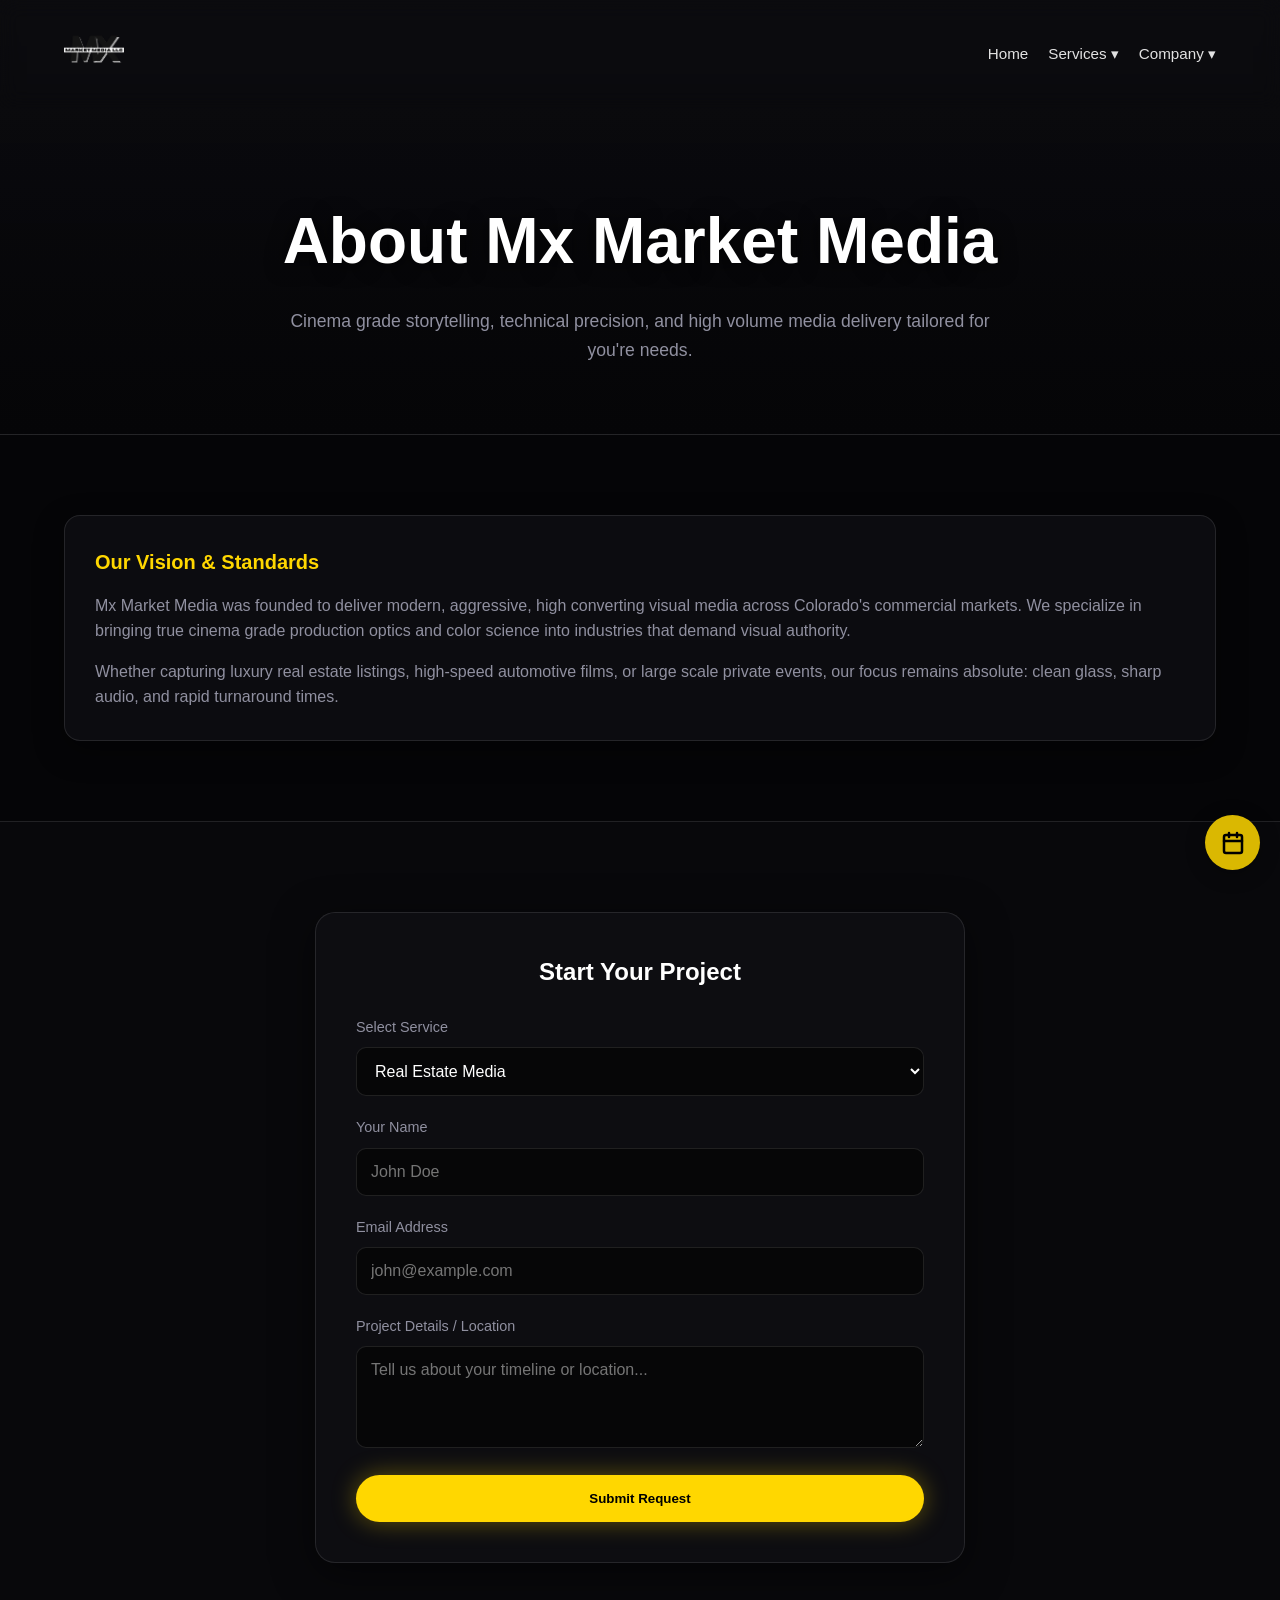
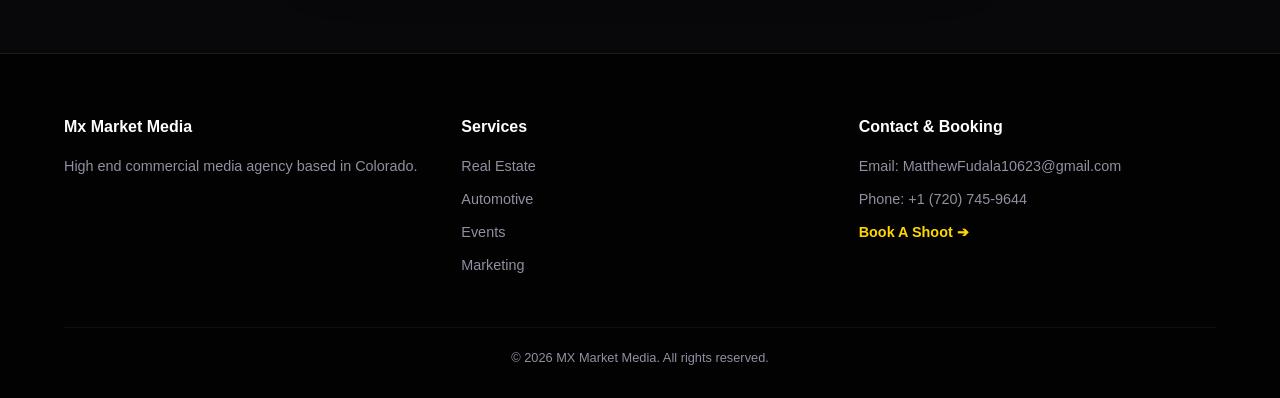
<file: about.html>
<!DOCTYPE html>
<html lang="en">
<head>
  <meta charset="UTF-8" />
  <meta name="viewport" content="width=device-width, initial-scale=1.0" />
  <title>About the Founder | Colorado Commercial Videographer | Mx Market Media</title>

  <link rel="stylesheet" href="style.css?v=8" />
</head>
<body>

  <header>
    <a href="index.html">
      <img src="images/logo.png" alt="Mx Market Media" class="site-logo" onerror="this.onerror=null; this.src='images/logo.webp';" />
    </a>
       <nav>
      <a href="index.html" class="active">Home</a>
      
      <div class="dropdown" id="servicesDropdown">
        <span class="dropbtn">Services ▾</span>
        <div class="dropdown-content">
          <a href="real-estate.html">Real Estate</a>
          <a href="automotive.html">Automotive</a>
          <a href="events.html">Events</a>
          <a href="marketing.html">Marketing</a>
        </div>
      </div>

      <div class="dropdown" id="companyDropdown">
        <span class="dropbtn">Company ▾</span>
        <div class="dropdown-content">
          <a href="about.html">About</a>
          <a href="gear.html">Gear</a>
          <a href="terms.html">Terms & Conditions</a>
        </div>
      </div>
    </nav>

  </header>

  <section class="page-hero">
    <h1>About Mx Market Media</h1>
    <p>Cinema grade storytelling, technical precision, and high volume media delivery tailored for you're needs.</p>
  </section>

  <section class="content-section">
    <div class="info-card">
      <h3>Our Vision & Standards</h3>
      <p style="color: var(--text-muted); margin-bottom: 15px;">
        Mx Market Media was founded to deliver modern, aggressive, high converting visual media across Colorado's commercial markets. We specialize in bringing true cinema grade production optics and color science into industries that demand visual authority.
      </p>
      <p style="color: var(--text-muted);">
        Whether capturing luxury real estate listings, high-speed automotive films, or large scale private events, our focus remains absolute: clean glass, sharp audio, and rapid turnaround times.
      </p>
    </div>
  </section>

  <section id="booking" class="booking-section">
    <div class="form-container">
      <h2 style="text-align: center; margin-bottom: 25px; color: #FFF;">Start Your Project</h2>
      <form action="https://formspree.io/f/mkodbawg" method="POST">
        <div class="form-group">
          <label for="service">Select Service</label>
          <select id="service" name="service" required>
            <option value="Real Estate">Real Estate Media</option>
            <option value="Automotive">Automotive Media</option>
            <option value="Event Coverage">Event Coverage</option>
            <option value="Commercial Marketing">Commercial / Brand</option>
          </select>
        </div>
        <div class="form-group">
          <label for="name">Your Name</label>
          <input type="text" id="name" name="name" placeholder="John Doe" required />
        </div>
        <div class="form-group">
          <label for="email">Email Address</label>
          <input type="email" id="email" name="email" placeholder="john@example.com" required />
        </div>
        <div class="form-group">
          <label for="details">Project Details / Location</label>
          <textarea id="details" name="details" rows="4" placeholder="Tell us about your timeline or location..."></textarea>
        </div>
        <button type="submit" class="btn-gold" style="width: 100%;">Submit Request</button>
      </form>
    </div>
  </section>

  <footer>
    <div class="footer-grid">
      <div class="footer-col">
        <h4>Mx Market Media</h4>
        <p>High end commercial media agency based in Colorado.</p>
      </div>
      <div class="footer-col">
        <h4>Services</h4>
        <a href="real-estate.html">Real Estate</a>
        <a href="automotive.html">Automotive</a>
        <a href="events.html">Events</a>
        <a href="marketing.html">Marketing</a>
      </div>
      <div class="footer-col">
        <h4>Contact & Booking</h4>
        <a href="mailto:MatthewFudala10623@gmail.com">Email: MatthewFudala10623@gmail.com</a>
        <a href="tel:+1 (720) 745-9644">Phone: +1 (720) 745-9644</a>
        <a href="#booking" style="color: var(--accent-gold) !important; font-weight: 600; margin-top: 5px;">Book A Shoot ➔</a>
      </div>
    </div>
    <div class="footer-bottom">&copy; 2026 MX Market Media. All rights reserved.</div>
  </footer>

  <script>
    document.addEventListener('DOMContentLoaded', () => {
      const drop = document.getElementById('servicesDropdown');
      if (drop) {
        drop.addEventListener('click', (e) => {
          drop.classList.toggle('active');
          e.stopPropagation();
        });
        document.addEventListener('click', () => drop.classList.remove('active'));
      }
    });
  </script>

<!-- Floating Booking Icon -->
  <div class="floating-booking-btn" onclick="Calendly.initPopupWidget({url: 'https://calendly.com/matthewfudala10623/booking'}); return false;">
    <svg width="24" height="24" viewBox="0 0 24 24" fill="none" stroke="currentColor" stroke-width="2.5" stroke-linecap="round" stroke-linejoin="round">
      <rect x="3" y="4" width="18" height="18" rx="2" ry="2"></rect>
      <line x1="16" y1="2" x2="16" y2="6"></line>
      <line x1="8" y1="2" x2="8" y2="6"></line>
      <line x1="3" y1="10" x2="21" y2="10"></line>
    </svg>
  </div>

  <link href="https://assets.calendly.com/assets/external/widget.css" rel="stylesheet">
  <script src="https://assets.calendly.com/assets/external/widget.js" type="text/javascript" async></script>

  <script>
    document.addEventListener('DOMContentLoaded', () => {
      // Highlight Active Tab
      const currentPath = window.location.pathname.split("/").pop() || 'index.html';
      document.querySelectorAll('nav a').forEach(link => {
        if (link.getAttribute('href') === currentPath) link.classList.add('active-link');
      });
    });
  </script>
  
</body>
</html>
</file>
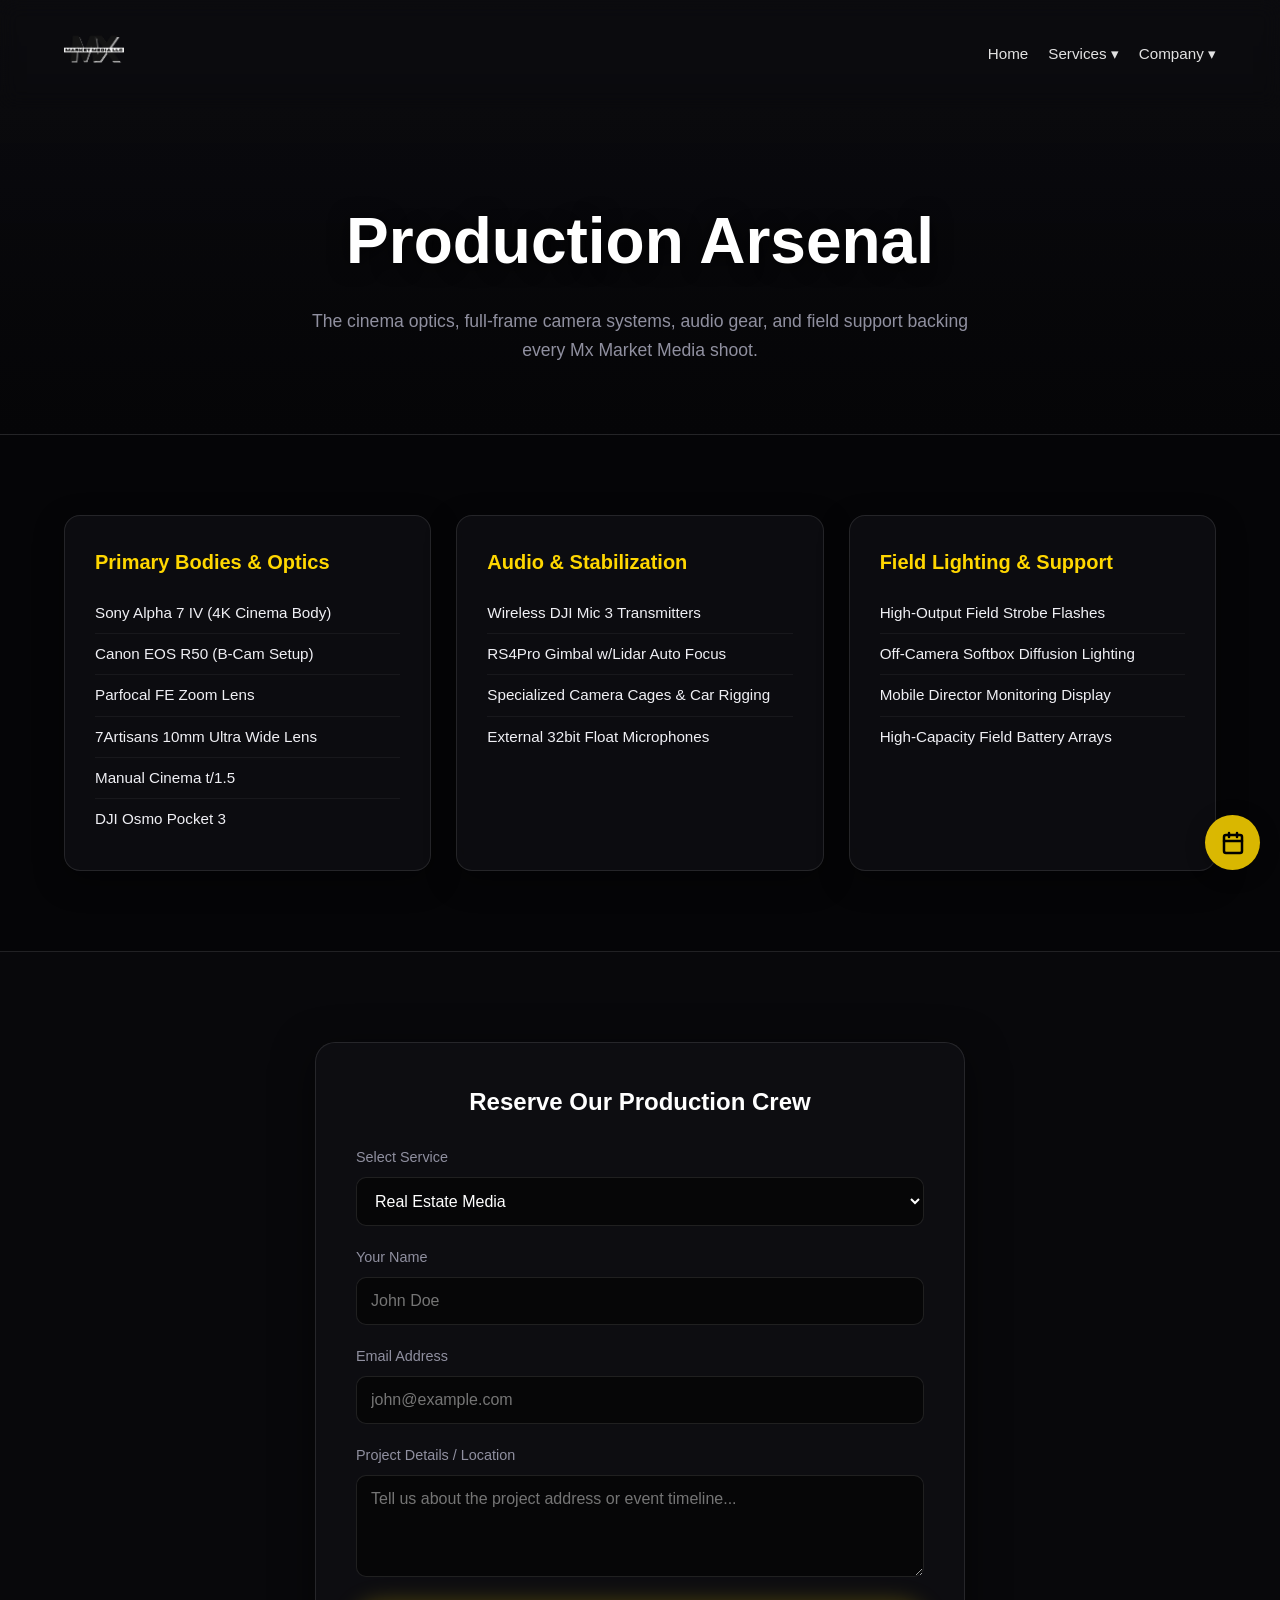
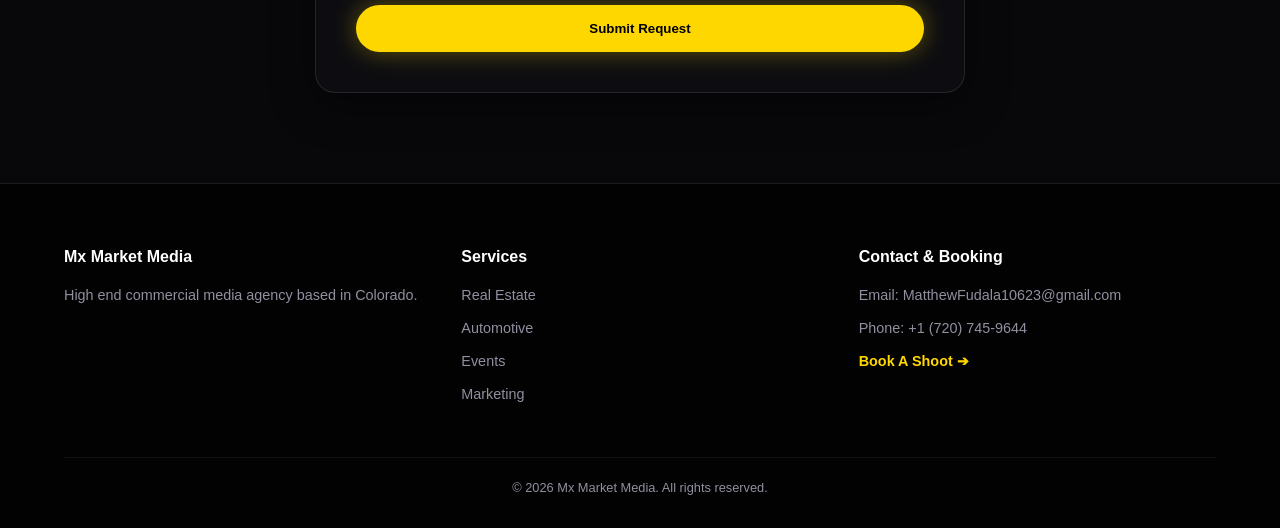
<file: gear.html>
<!DOCTYPE html>
<html lang="en">
<head>
  <meta charset="UTF-8" />
  <meta name="viewport" content="width=device-width, initial-scale=1.0" />
  <title>Cinema Production Gear Arsenal | Denver Media Agency | Mx Market Media</title>

  <link rel="stylesheet" href="style.css?v=6" />
</head>
<body>

 <header>
    <a href="index.html">
      <img src="images/logo.png" alt="Mx Market Media" class="site-logo" onerror="this.onerror=null; this.src='images/logo.webp';" />
    </a>
       <nav>
      <a href="index.html" class="active">Home</a>
      
      <div class="dropdown" id="servicesDropdown">
        <span class="dropbtn">Services ▾</span>
        <div class="dropdown-content">
          <a href="real-estate.html">Real Estate</a>
          <a href="automotive.html">Automotive</a>
          <a href="events.html">Events</a>
          <a href="marketing.html">Marketing</a>
        </div>
      </div>

      <div class="dropdown" id="companyDropdown">
        <span class="dropbtn">Company ▾</span>
        <div class="dropdown-content">
          <a href="about.html">About</a>
          <a href="gear.html">Gear</a>
          <a href="terms.html">Terms & Conditions</a>
        </div>
      </div>
    </nav>

  </header>

  <section class="page-hero">
    <h1>Production Arsenal</h1>
    <p>The cinema optics, full-frame camera systems, audio gear, and field support backing every Mx Market Media shoot.</p>
  </section>

  <section class="content-section">
    <div class="gear-grid">
      
      <div class="gear-card">
        <h3>Primary Bodies & Optics</h3>
        <ul>
          <li>Sony Alpha 7 IV (4K Cinema Body)</li>
          <li>Canon EOS R50 (B-Cam Setup)</li>
          <li>Parfocal FE Zoom Lens</li>
          <li>7Artisans 10mm Ultra  Wide Lens</li>
          <li>Manual Cinema t/1.5</li>
          <li>DJI Osmo Pocket 3</li>
        </ul>
      </div>

      <div class="gear-card">
        <h3>Audio & Stabilization</h3>
        <ul>
          <li>Wireless DJI Mic 3 Transmitters</li>
          <li>RS4Pro Gimbal w/Lidar Auto Focus </li>
          <li>Specialized Camera Cages & Car Rigging</li>
          <li>External 32bit Float Microphones</li>
        </ul>
      </div>

      <div class="gear-card">
        <h3>Field Lighting & Support</h3>
        <ul>
          <li>High-Output Field Strobe Flashes</li>
          <li>Off-Camera Softbox Diffusion Lighting</li>
          <li>Mobile Director Monitoring Display</li>
          <li>High-Capacity Field Battery Arrays</li>
        </ul>
      </div>

    </div>
  </section>

  <section id="booking" class="booking-section">
    <div class="form-container">
      <h2 style="text-align: center; margin-bottom: 25px; color: #FFF;">Reserve Our Production Crew</h2>
      <form action="https://formspree.io/f/mkodbawg" method="POST">
        <div class="form-group">
          <label for="service">Select Service</label>
          <select id="service" name="service" required>
            <option value="Real Estate">Real Estate Media</option>
            <option value="Automotive">Automotive Media</option>
            <option value="Event Coverage">Event Coverage</option>
            <option value="Commercial Marketing">Commercial / Brand</option>
          </select>
        </div>
        <div class="form-group">
          <label for="name">Your Name</label>
          <input type="text" id="name" name="name" placeholder="John Doe" required />
        </div>
        <div class="form-group">
          <label for="email">Email Address</label>
          <input type="email" id="email" name="email" placeholder="john@example.com" required />
        </div>
        <div class="form-group">
          <label for="details">Project Details / Location</label>
          <textarea id="details" name="details" rows="4" placeholder="Tell us about the project address or event timeline..."></textarea>
        </div>
        <button type="submit" class="btn-gold" style="width: 100%;">Submit Request</button>
      </form>
    </div>
  </section>

  <footer>
    <div class="footer-grid">
      <div class="footer-col">
        <h4>Mx Market Media</h4>
        <p>High end commercial media agency based in Colorado.</p>
      </div>
      <div class="footer-col">
        <h4>Services</h4>
        <a href="real-estate.html">Real Estate</a>
        <a href="automotive.html">Automotive</a>
        <a href="events.html">Events</a>
        <a href="marketing.html">Marketing</a>
      </div>
      <div class="footer-col">
        <h4>Contact & Booking</h4>
        <a href="mailto:MatthewFudala10623@gmail.com">Email: MatthewFudala10623@gmail.com</a>
        <a href="tel:+1 (720) 745-9644">Phone: +1 (720) 745-9644</a>
        <a href="#booking" style="color: var(--accent-gold) !important; font-weight: 600; margin-top: 5px;">Book A Shoot ➔</a>
      </div>
    </div>
    <div class="footer-bottom">&copy; 2026 Mx Market Media. All rights reserved.</div>
  </footer>

  <script>
    document.addEventListener('DOMContentLoaded', () => {
      const drop = document.getElementById('servicesDropdown');
      if (drop) {
        drop.addEventListener('click', (e) => {
          drop.classList.toggle('active');
          e.stopPropagation();
        });
        document.addEventListener('click', () => drop.classList.remove('active'));
      }
    });
  </script>

<!-- Floating Booking Icon -->
  <div class="floating-booking-btn" onclick="Calendly.initPopupWidget({url: 'https://calendly.com/matthewfudala10623/booking'}); return false;">
    <svg width="24" height="24" viewBox="0 0 24 24" fill="none" stroke="currentColor" stroke-width="2.5" stroke-linecap="round" stroke-linejoin="round">
      <rect x="3" y="4" width="18" height="18" rx="2" ry="2"></rect>
      <line x1="16" y1="2" x2="16" y2="6"></line>
      <line x1="8" y1="2" x2="8" y2="6"></line>
      <line x1="3" y1="10" x2="21" y2="10"></line>
    </svg>
  </div>

  <link href="https://assets.calendly.com/assets/external/widget.css" rel="stylesheet">
  <script src="https://assets.calendly.com/assets/external/widget.js" type="text/javascript" async></script>

  <script>
    document.addEventListener('DOMContentLoaded', () => {
      // Highlight Active Tab
      const currentPath = window.location.pathname.split("/").pop() || 'index.html';
      document.querySelectorAll('nav a').forEach(link => {
        if (link.getAttribute('href') === currentPath) link.classList.add('active-link');
      });
    });
  </script>


  
</body>
</html>
</file>
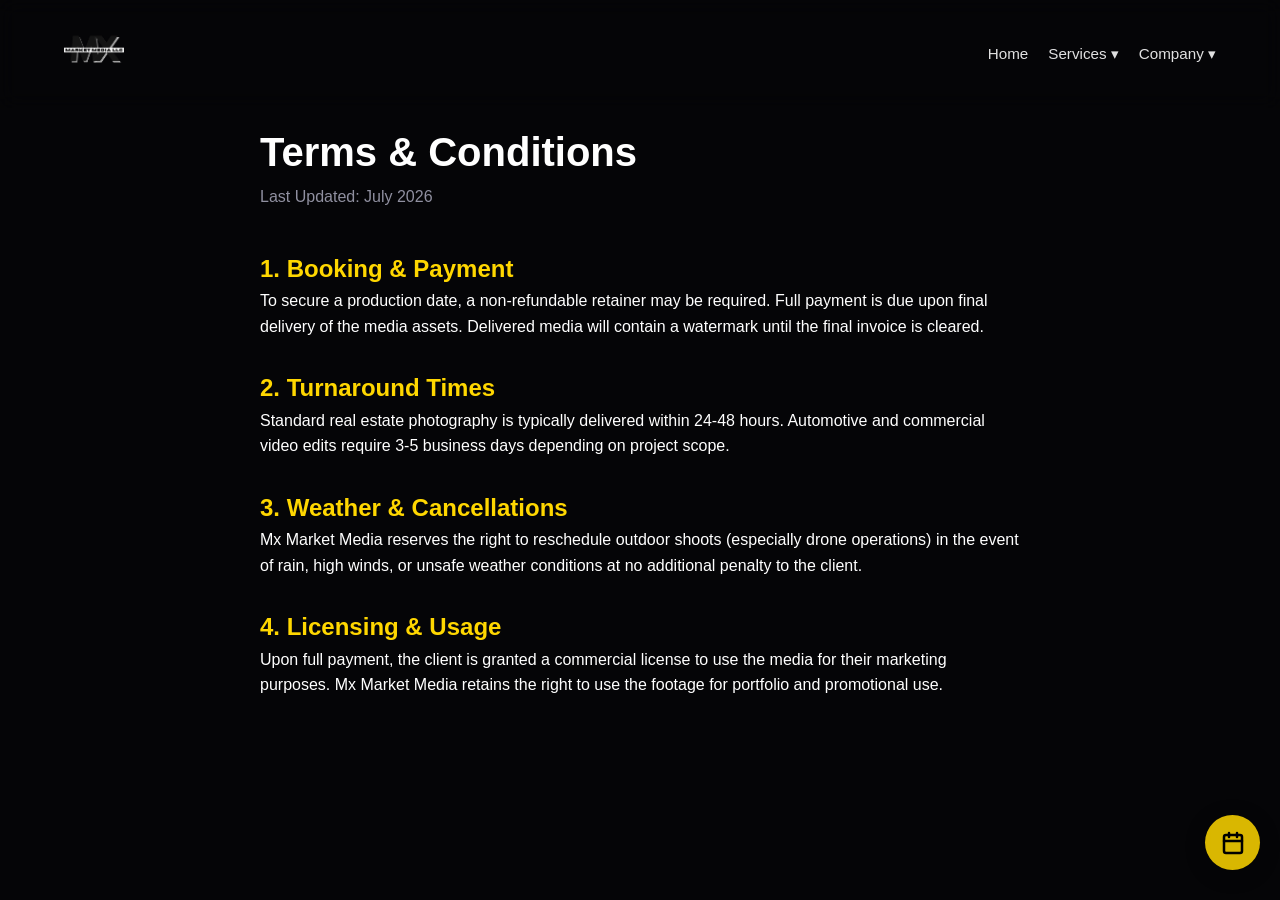
<file: terms.html>
<!DOCTYPE html>
<html lang="en">
<head>
  <meta charset="UTF-8">
  <meta name="viewport" content="width=device-width, initial-scale=1.0">
  <title>Terms & Conditions | Mx Market Media</title>
  <link rel="stylesheet" href="style.css?v=8">
</head>
<body style="padding: 100px 20px; max-width: 800px; margin: 0 auto; color: #FFF;">

 
  
  <h1 style="margin-top: 20px; font-size: 2.5rem;">Terms & Conditions</h1>
  <p style="color: var(--text-muted);">Last Updated: July 2026</p>



  <h2 style="margin-top: 40px; color: var(--accent-gold);">1. Booking & Payment</h2>
  <p>To secure a production date, a non-refundable retainer may be required. Full payment is due upon final delivery of the media assets. Delivered media will contain a watermark until the final invoice is cleared.</p>

  
  <h2 style="margin-top: 30px; color: var(--accent-gold);">2. Turnaround Times</h2>
  <p>Standard real estate photography is typically delivered within 24-48 hours. Automotive and commercial video edits require 3-5 business days depending on project scope.</p>

  
  <h2 style="margin-top: 30px; color: var(--accent-gold);">3. Weather & Cancellations</h2>
  <p>Mx Market Media reserves the right to reschedule outdoor shoots (especially drone operations) in the event of rain, high winds, or unsafe weather conditions at no additional penalty to the client.</p>

  
  <h2 style="margin-top: 30px; color: var(--accent-gold);">4. Licensing & Usage</h2>
  <p>Upon full payment, the client is granted a commercial license to use the media for their marketing purposes. Mx Market Media retains the right to use the footage for portfolio and promotional use.</p>

  <header>
    <a href="index.html">
      <img src="images/logo.png" alt="Mx Market Media" class="site-logo" onerror="this.onerror=null; this.src='images/logo.webp';" />
    </a>
       <nav>
      <a href="index.html" class="active">Home</a>
      
      <div class="dropdown" id="servicesDropdown">
        <span class="dropbtn">Services ▾</span>
        <div class="dropdown-content">
          <a href="real-estate.html">Real Estate</a>
          <a href="automotive.html">Automotive</a>
          <a href="events.html">Events</a>
          <a href="marketing.html">Marketing</a>
        </div>
      </div>

      <div class="dropdown" id="companyDropdown">
        <span class="dropbtn">Company ▾</span>
        <div class="dropdown-content">
          <a href="about.html">About</a>
          <a href="gear.html">Gear</a>
          <a href="terms.html">Terms & Conditions</a>
        </div>
      </div>
    </nav>

  </header>


<!-- Floating Booking Icon -->
  <div class="floating-booking-btn" onclick="Calendly.initPopupWidget({url: 'https://calendly.com/matthewfudala10623/booking'}); return false;">
    <svg width="24" height="24" viewBox="0 0 24 24" fill="none" stroke="currentColor" stroke-width="2.5" stroke-linecap="round" stroke-linejoin="round">
      <rect x="3" y="4" width="18" height="18" rx="2" ry="2"></rect>
      <line x1="16" y1="2" x2="16" y2="6"></line>
      <line x1="8" y1="2" x2="8" y2="6"></line>
      <line x1="3" y1="10" x2="21" y2="10"></line>
    </svg>
  </div>

  <link href="https://assets.calendly.com/assets/external/widget.css" rel="stylesheet">
  <script src="https://assets.calendly.com/assets/external/widget.js" type="text/javascript" async></script>

  <script>
    document.addEventListener('DOMContentLoaded', () => {
      // Highlight Active Tab
      const currentPath = window.location.pathname.split("/").pop() || 'index.html';
      document.querySelectorAll('nav a').forEach(link => {
        if (link.getAttribute('href') === currentPath) link.classList.add('active-link');
      });
    });
  </script>

  
  
</body>
</html>
</file>
<file: style.css>
/* ==========================================
   MX MARKET MEDIA - CRYSTAL GLASS DESIGN SYSTEM
   ========================================== */
:root {
  --bg-dark: #050507;
  --card-bg: rgba(18, 18, 22, 0.65);
  --accent-gold: #FFD700;
  --gold-glow: rgba(255, 215, 0, 0.35);
  --text-main: #F0F0F5;
  --text-muted: #9090A0;
  --glass-border: rgba(255, 255, 255, 0.1);
}

* {
  margin: 0;
  padding: 0;
  box-sizing: border-box;
  font-family: -apple-system, BlinkMacSystemFont, "SF Pro Display", "Segoe UI", Roboto, sans-serif;
}

body {
  background-color: var(--bg-dark);
  color: var(--text-main);
  overflow-x: hidden;
  line-height: 1.6;
}

/* Kills any browser default purple hyperlink text */
a, a:visited {
  color: var(--text-main);
  text-decoration: none;
}

/* ==========================================
   HEADER & DROPDOWN NAVIGATION (FIXED)
   ========================================== */
header {
  position: fixed;
  top: 0;
  left: 0;
  width: 100%;
  z-index: 9999;
  display: flex;
  justify-content: space-between;
  align-items: center;
  padding: 20px 5%;
  /* Fix for iPhone Camera Cutout */
  padding-top: calc(20px + env(safe-area-inset-top));
  background: transparent !important;
  pointer-events: auto; 
}

/* This creates the consistent blur top-to-bottom */
header::before {
  content: "";
  position: absolute;
  top: 0;
  left: 0;
  width: 100%;
  height: 100%; 
  z-index: -1;
  -webkit-backdrop-filter: blur(10px);
  backdrop-filter: blur(10px);
  /* Prevents the header from blocking clicks */
  pointer-events: none; 
}

.site-logo {
  height: 60px; /* Reduced slightly to fit better on mobile */
  width: auto;
  object-fit: contain;
}

nav {
  display: flex;
  gap: 20px;
  align-items: center;
}

nav a, .dropbtn {
  color: rgba(255, 255, 255, 0.88) !important;
  font-size: 0.95rem;
  font-weight: 500;
  cursor: pointer;
  display: flex;
  align-items: center;
  gap: 4px;
}

.dropdown {
  position: relative;
  display: inline-block;
  pointer-events: auto; /* Ensure dropdown is clickable */
}

.dropdown-content {
  display: none;
  position: absolute;
  top: 100%;
  left: 50%;
  transform: translateX(-50%);
  background: rgba(10, 10, 14, 0.98);
  backdrop-filter: blur(12px);
  min-width: 200px;
  border: 1px solid var(--glass-border);
  border-radius: 12px;
  padding: 8px 0;
  box-shadow: 0 15px 35px rgba(0,0,0,0.9);
  z-index: 10000;
  flex-direction: column;
}

.dropdown-content a {
  color: var(--text-main) !important;
  padding: 12px 20px;
  display: block;
}

.dropdown:hover .dropdown-content, 
.dropdown.active .dropdown-content {
  display: flex;
}

/* ==========================================
   PAGE HEROES & SPACING
   ========================================== */
.hero {
  position: relative;
  height: 100vh;
  width: 100%;
  display: flex;
  flex-direction: column;
  justify-content: center;
  align-items: center;
  text-align: center;
  padding: 0 20px;
}

.page-hero {
  position: relative;
  padding: 190px 5% 70px;
  text-align: center;
  background: linear-gradient(to bottom, rgba(12, 12, 16, 0.85), var(--bg-dark));
  border-bottom: 1px solid var(--glass-border);
}

.page-hero h1 {
  font-size: clamp(2.4rem, 5vw, 4rem);
  font-weight: 800;
  margin-bottom: 15px;
  color: #FFFFFF;
  text-shadow: 0 2px 20px rgba(0,0,0,0.8);
}

.page-hero p {
  color: var(--text-muted);
  font-size: 1.1rem;
  max-width: 700px;
  margin: 0 auto;
}

.hero-video {
  position: absolute;
  top: 0;
  left: 0;
  width: 100%;
  height: 100%;
  object-fit: cover;
  z-index: -2;
}

.hero-overlay {
  position: absolute;
  top: 0;
  left: 0;
  width: 100%;
  height: 100%;
  background: radial-gradient(circle, rgba(5,5,7,0.2) 0%, rgba(5,5,7,0.75) 100%);
  z-index: -1;
}

.hero h1 {
  font-size: clamp(2.8rem, 7vw, 5rem);
  font-weight: 800;
  letter-spacing: -0.02em;
  margin-bottom: 25px;
  margin-top: 40px;
  color: #FFFFFF;
  text-shadow: 0 4px 25px rgba(0, 0, 0, 0.9);
}

/* ==========================================
   GOLD GLOW BUTTONS
   ========================================== */
.btn-gold {
  display: inline-block;
  padding: 16px 36px;
  background: var(--accent-gold);
  color: #000 !important;
  font-weight: 700;
  text-decoration: none;
  border-radius: 99px;
  border: none;
  cursor: pointer;
  box-shadow: 0 0 25px var(--gold-glow);
  transition: transform 0.2s ease, box-shadow 0.2s ease;
}

.btn-gold:hover {
  transform: translateY(-2px);
  box-shadow: 0 0 40px rgba(255, 215, 0, 0.65);
}

/* ==========================================
   GRIDS & IMAGE GALLERIES
   ========================================== */
.content-section {
  padding: 80px 5%;
  max-width: 1300px;
  margin: 0 auto;
}

.services-section {
  padding: 100px 5%;
  max-width: 1300px;
  margin: 0 auto;
}

.section-title {
  text-align: center;
  font-size: 2.2rem;
  margin-bottom: 50px;
  color: #FFFFFF;
  text-shadow: 0 0 15px rgba(255, 215, 0, 0.15);
}

.services-grid, .gear-grid, .gallery-grid {
  display: grid;
  grid-template-columns: repeat(auto-fit, minmax(280px, 1fr));
  gap: 25px;
}

/* Service Card Image Cut-Off Fix */
.service-card {
  position: relative;
  height: 380px;
  border-radius: 16px;
  overflow: hidden;
  text-decoration: none;
  border: 1px solid var(--glass-border);
  background: var(--card-bg);
  transition: transform 0.3s ease, border-color 0.3s ease, box-shadow 0.3s ease;
}

.service-card img {
  position: absolute;
  top: 0;
  left: 0;
  width: 100%;
  height: 100%;
  object-fit: cover;
  opacity: 0.7;
  z-index: 1; /* Keeps image beneath text */
  transition: transform 0.5s ease, opacity 0.5s ease;
}

.service-card-content {
  position: absolute;
  bottom: 0;
  left: 0;
  width: 100%;
  padding: 30px 25px;
  background: linear-gradient(to top, rgba(5,5,7,0.98) 15%, transparent);
  z-index: 2; /* Keeps text above image */
}

.service-card:hover {
  transform: translateY(-6px);
  border-color: rgba(255, 215, 0, 0.5);
  box-shadow: 0 0 30px var(--gold-glow);
}

.service-card:hover img {
  transform: scale(1.05);
  opacity: 0.9;
}

/* Gallery Portfolio Settings */
.gallery-card {
  position: relative;
  height: 280px;
  border-radius: 16px;
  overflow: hidden;
  border: 1px solid var(--glass-border);
  background: var(--card-bg);
  box-shadow: 0 10px 30px rgba(0,0,0,0.4);
  cursor: pointer; /* Makes it look clickable */
  transition: transform 0.3s ease, border-color 0.3s ease, box-shadow 0.3s ease;
}

.gallery-card img {
  width: 100%;
  height: 100%;
  object-fit: cover;
  transition: transform 0.5s ease, opacity 0.5s ease;
}

.gallery-card:hover {
  transform: translateY(-6px);
  border-color: rgba(255, 215, 0, 0.5);
  box-shadow: 0 0 30px var(--gold-glow);
}

.gallery-card:hover img {
  transform: scale(1.06);
}

.gear-card, .info-card {
  background: var(--card-bg);
  padding: 30px;
  border-radius: 16px;
  border: 1px solid var(--glass-border);
  backdrop-filter: blur(20px);
  box-shadow: 0 10px 30px rgba(0,0,0,0.4);
  transition: transform 0.3s ease, border-color 0.3s ease;
}

.gear-card:hover, .info-card:hover {
  transform: translateY(-4px);
  border-color: rgba(255, 215, 0, 0.4);
  box-shadow: 0 0 25px var(--gold-glow);
}

.gear-card h3, .info-card h3 {
  color: var(--accent-gold);
  margin-bottom: 15px;
  font-size: 1.25rem;
}

.gear-card ul {
  list-style: none;
  padding: 0;
}

.gear-card li {
  color: var(--text-main);
  padding: 8px 0;
  border-bottom: 1px solid rgba(255, 255, 255, 0.05);
  font-size: 0.95rem;
}

.gear-card li:last-child {
  border-bottom: none;
}

/* ==========================================
   LIGHTBOX OVERLAY ENGINE
   ========================================== */
.lightbox {
  display: none;
  position: fixed;
  z-index: 999999;
  left: 0;
  top: 0;
  width: 100%;
  height: 100%;
  background-color: rgba(5, 5, 7, 0.95);
  backdrop-filter: blur(10px);
  -webkit-backdrop-filter: blur(10px);
  align-items: center;
  justify-content: center;
}

.lightbox.active {
  display: flex;
}

.lightbox-img {
  max-width: 90%;
  max-height: 85vh;
  border-radius: 8px;
  box-shadow: 0 10px 40px rgba(0,0,0,0.8);
  user-select: none;
}

.close-lightbox {
  position: absolute;
  top: 25px;
  right: 35px;
  color: #fff;
  font-size: 45px;
  font-weight: 300;
  cursor: pointer;
  transition: color 0.2s ease;
  z-index: 1000000;
}

.close-lightbox:hover {
  color: var(--accent-gold);
}

.lightbox-prev, .lightbox-next {
  cursor: pointer;
  position: absolute;
  top: 50%;
  transform: translateY(-50%);
  background: rgba(0, 0, 0, 0.5);
  color: white;
  border: 1px solid rgba(255,255,255,0.2);
  font-size: 24px;
  padding: 15px 22px;
  border-radius: 50%;
  transition: all 0.2s ease;
  user-select: none;
}

.lightbox-prev:hover, .lightbox-next:hover {
  background: var(--accent-gold);
  color: black;
  border-color: var(--accent-gold);
}

.lightbox-prev { left: 30px; }
.lightbox-next { right: 30px; }

/* ==========================================
   FORM & FOOTER
   ========================================== */
.booking-section {
  padding: 90px 5%;
  background: rgba(10, 10, 14, 0.6);
  border-top: 1px solid var(--glass-border);
}

.form-container {
  max-width: 650px;
  margin: 0 auto;
  background: var(--card-bg);
  padding: 40px;
  border-radius: 20px;
  border: 1px solid var(--glass-border);
  backdrop-filter: blur(20px);
  box-shadow: 0 10px 40px rgba(0, 0, 0, 0.5);
}

.form-group {
  margin-bottom: 20px;
}

.form-group label {
  display: block;
  margin-bottom: 8px;
  font-size: 0.9rem;
  color: var(--text-muted);
}

.form-group input, .form-group select, .form-group textarea {
  width: 100%;
  padding: 14px;
  background: rgba(5, 5, 7, 0.8);
  border: 1px solid var(--glass-border);
  border-radius: 10px;
  color: #FFF;
  font-size: 1rem;
  outline: none;
  transition: border-color 0.2s ease, box-shadow 0.2s ease;
}

.form-group input:focus, .form-group select:focus, .form-group textarea:focus {
  border-color: var(--accent-gold);
  box-shadow: 0 0 10px var(--gold-glow);
}

footer {
  padding: 60px 5% 30px;
  background: #020203;
  border-top: 1px solid var(--glass-border);
}

.footer-grid {
  max-width: 1200px;
  margin: 0 auto;
  display: grid;
  grid-template-columns: repeat(auto-fit, minmax(220px, 1fr));
  gap: 40px;
  margin-bottom: 40px;
}

.footer-col h4 {
  color: #FFF;
  font-size: 1rem;
  margin-bottom: 15px;
}

.footer-col a, .footer-col p {
  display: block;
  color: var(--text-muted) !important;
  text-decoration: none;
  margin-bottom: 10px;
  font-size: 0.9rem;
  transition: color 0.2s ease;
}

.footer-col a:hover {
  color: var(--accent-gold) !important;
}

.footer-bottom {
  text-align: center;
  color: var(--text-muted);
  font-size: 0.8rem;
  padding-top: 20px;
  border-top: 1px solid rgba(255, 255, 255, 0.05);
}

/* Mobile Responsiveness */
@media (max-width: 768px) {
  header { padding: 14px 5%; }
  nav { gap: 14px; }
  nav a, .dropbtn { font-size: 0.85rem; }
  .site-logo { height: 60px; } 
  .page-hero { padding: 150px 5% 50px; }
  .form-container { padding: 25px; }
  
  /* NEW: This fixes the image/text cut-off on mobile */
  .service-card {
    height: 250px !important; 
  }
  
  .lightbox-prev { left: 10px; padding: 10px 15px; font-size: 18px; }
  .lightbox-next { right: 10px; padding: 10px 15px; font-size: 18px; }
  .close-lightbox { top: 15px; right: 20px; font-size: 35px; }
}

/* ==========================================
   TESTIMONIAL SECTION
   ========================================== */
.testimonial-section {
  padding: 100px 5%;
  background: var(--bg-dark);
}

.testimonial-grid {
  display: grid;
  grid-template-columns: repeat(auto-fit, minmax(300px, 1fr));
  gap: 25px;
  max-width: 1200px;
  margin: 0 auto;
}

.testimonial-card {
  background: var(--card-bg);
  padding: 40px;
  border-radius: 20px;
  border: 1px solid var(--glass-border);
  backdrop-filter: blur(20px);
  text-align: center;
}

.stars {
  color: var(--accent-gold);
  font-size: 1.2rem;
  margin-bottom: 20px;
  display: block;
}

.testimonial-text {
  font-style: italic;
  color: var(--text-main);
  margin-bottom: 20px;
  line-height: 1.6;
}

.testimonial-author {
  font-weight: 700;
  color: #FFF;
  display: block;
}




/* ==========================================
   UPGRADES: ACTIVE TAB, FLOATING ICON & ANIMATIONS
   ========================================== */

/* ==========================================
   STATIC FLOATING BOOKING ICON
   ========================================== */
.floating-booking-btn {
  position: fixed;
  /* This uses 'calc' to add extra space for iPhone home bars */
  bottom: calc(30px + env(safe-area-inset-bottom)); 
  right: 20px;
  z-index: 9999;
  width: 55px;
  height: 55px;
  background-color: rgba(255, 215, 0, 0.85); 
  backdrop-filter: blur(4px);
  color: #000;
  border-radius: 50%;
  display: flex;
  align-items: center;
  justify-content: center;
  cursor: pointer;
  box-shadow: 0 4px 20px rgba(0, 0, 0, 0.3);
  transition: transform 0.3s ease, box-shadow 0.3s ease
     border: 1px solid rgba(255, 255, 255, 0.3);;
}
















/* Fix button styling for the new dropdown triggers */
.dropbtn {
  background: none;
  border: none;
  cursor: pointer;
  padding: 0;
  outline: none;
}

/* Ensure the header and dropdowns are always on top */
header {
  position: fixed;
  top: 0;
  width: 100%;
  z-index: 10000; /* Increased z-index */
  padding-top: calc(20px + env(safe-area-inset-top));
}

.dropdown {
  position: relative;
  display: inline-block;
  z-index: 10001;
}

/* Close dropdown if clicking elsewhere */
body {
  cursor: pointer;
}








/* --- Before & After Slider for Portfolio --- */
.slider-container {
  position: relative;
  width: 100%;
  height: 280px; /* Matches your gallery-card height */
  overflow: hidden;
  border-radius: 16px;
  cursor: col-resize;
}
.slider-img-layer {
  position: absolute;
  top: 0; left: 0; width: 100%; height: 100%; object-fit: cover;
}
.slider-img-top {
  z-index: 2; width: 50%; /* Starts at 50% revealed */
  border-right: 3px solid var(--accent-gold);
}
.slider-input {
  position: absolute; width: 100%; height: 100%; z-index: 5;
  margin: 0; opacity: 0; cursor: col-resize;
}
.slider-handle {
  position: absolute; top: 0; bottom: 0; left: 50%; width: 4px;
  background: var(--accent-gold); z-index: 4; pointer-events: none;
}
.slider-handle::after {
  content: '↔';
  position: absolute; top: 50%; left: -18px; transform: translateY(-50%);
  background: var(--accent-gold); color: #000; padding: 5px 8px; border-radius: 50%;
  font-weight: bold; cursor: pointer;
  animation: wiggle 2s infinite;
}
@keyframes wiggle {
  0%, 100% { transform: translateY(-50%) translateX(0); }
  50% { transform: translateY(-50%) translateX(-5px); }
}








/* --- Force both images to anchor to the same left point --- */
.slider-img-layer {
  position: absolute;
  top: 0; 
  left: 0; 
  width: 100%; 
  height: 100%; 
  object-fit: cover; 
  /* Pin everything to the top-left */
  object-position: left center; 
}

.slider-img-top {
  z-index: 2; 
  width: 50%; 
  /* This creates the 'curtain' effect without shifting the image */
  border-right: 3px solid var(--accent-gold);
  object-fit: cover; 
  /* Pin the top image to the exact same left anchor point */
  object-position: left center; 
}
</file>
